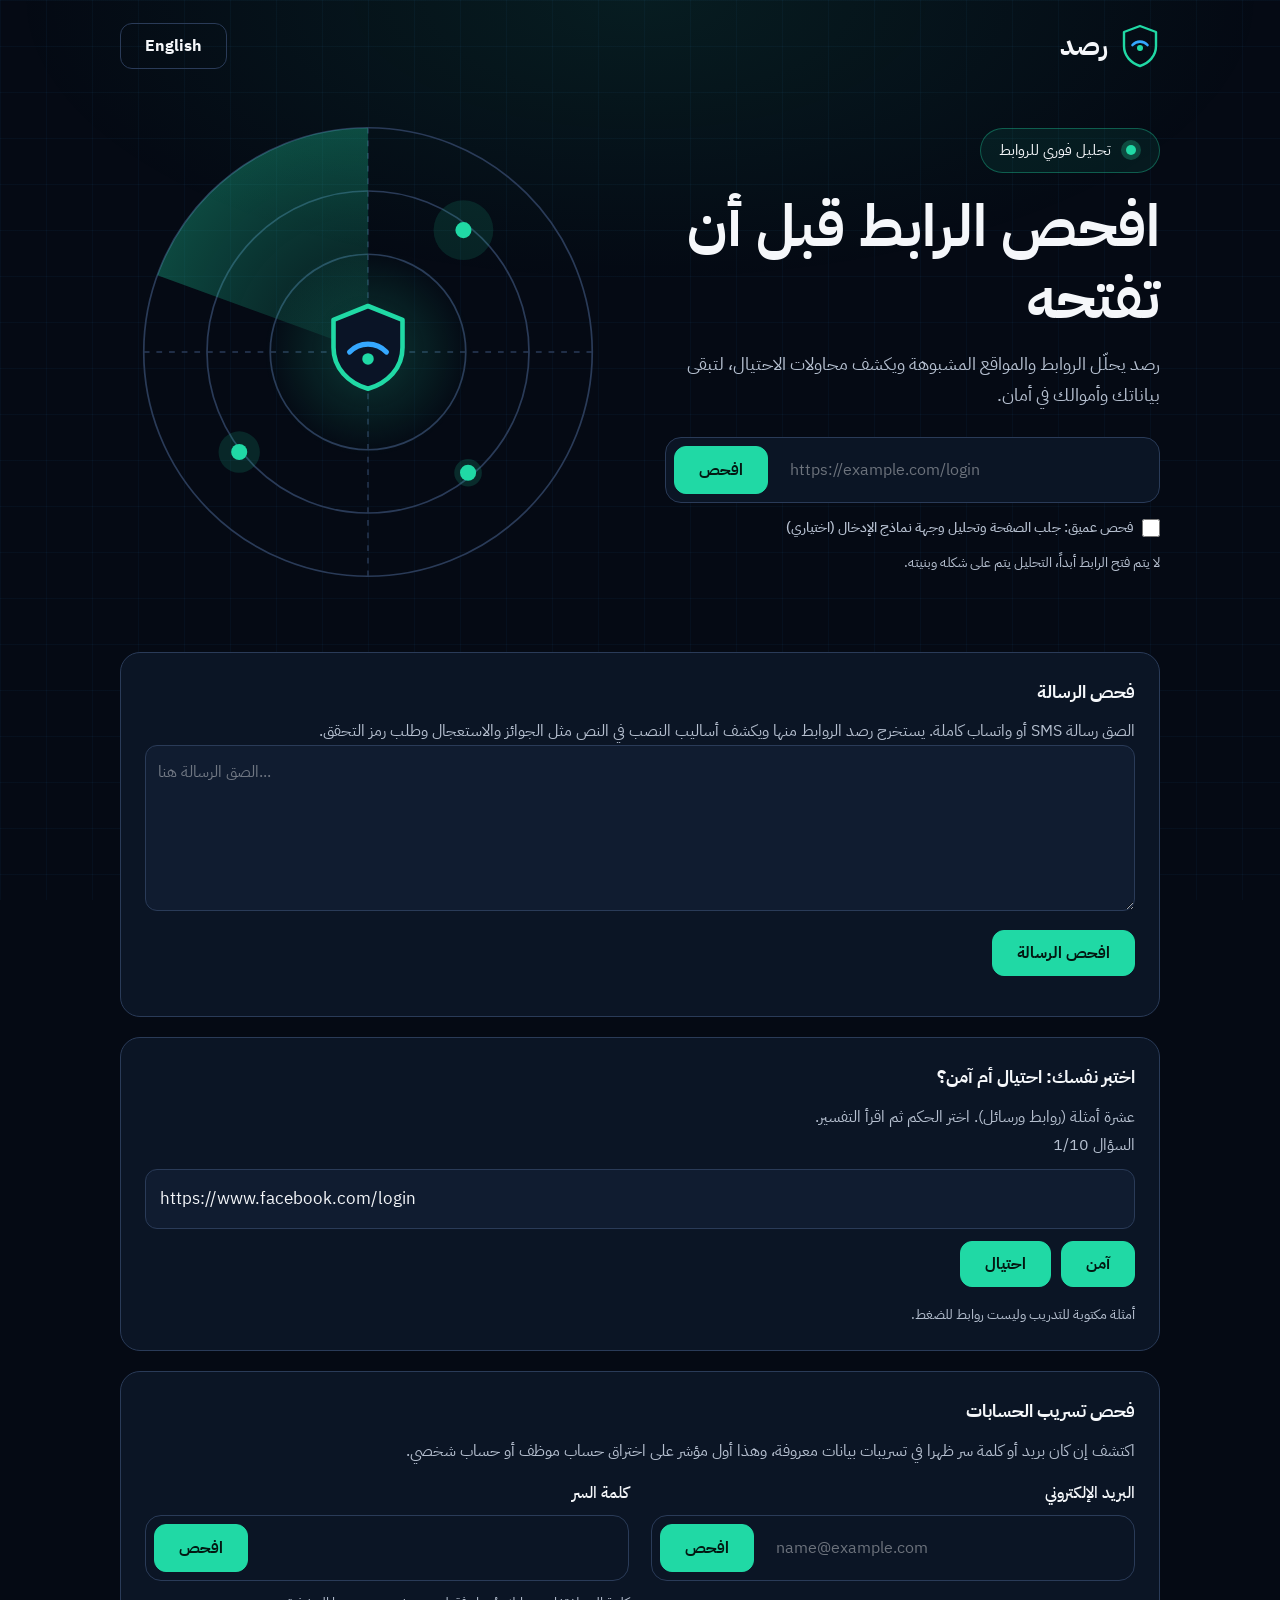
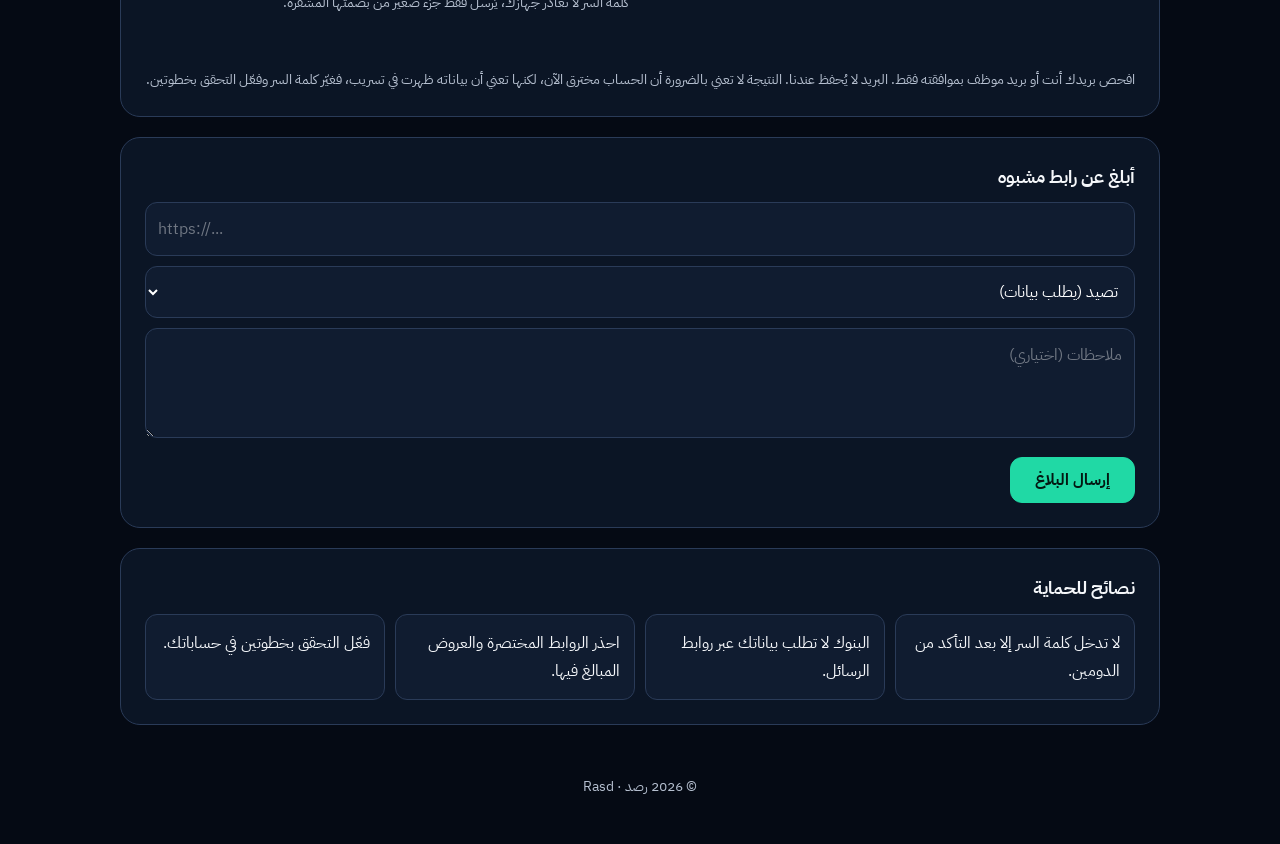
<file: index.html>
<!DOCTYPE html>
<html lang="ar" dir="rtl">
<head>
<meta charset="utf-8">
<meta name="viewport" content="width=device-width, initial-scale=1, viewport-fit=cover">
<title>رصد | Rasd</title>
<link rel="preconnect" href="https://fonts.googleapis.com">
<link rel="preconnect" href="https://fonts.gstatic.com" crossorigin>
<link href="https://fonts.googleapis.com/css2?family=IBM+Plex+Sans+Arabic:wght@400;500;700&display=swap" rel="stylesheet">
<link rel="stylesheet" href="style.css">
</head>
<body>
<div class="wrap">

<header>
  <div class="brand">
    <svg width="40" height="44" viewBox="0 0 40 44" fill="none"><path d="M20 2 36 8v14c0 10-7 17-16 20C11 39 4 32 4 22V8z" stroke="#20D9A5" stroke-width="2.4" stroke-linejoin="round"/><path d="M12.5 21a10 10 0 0 1 15 0" stroke="#35a8ff" stroke-width="2.6" stroke-linecap="round"/><circle cx="20" cy="24" r="3" fill="#20D9A5"/></svg>
    <span data-i="brand"></span>
  </div>
  <button class="lang" id="lang">English</button>
</header>

<section class="hero">
  <div class="radar-box">
    <svg class="radar" viewBox="0 0 400 400" fill="none">
      <defs>
        <radialGradient id="sw" cx="200" cy="200" r="195" gradientUnits="userSpaceOnUse"><stop offset="0" stop-color="#20D9A5" stop-opacity=".05"/><stop offset="1" stop-color="#20D9A5" stop-opacity=".3"/></radialGradient>
        <radialGradient id="cg"><stop offset="0" stop-color="#20D9A5" stop-opacity=".22"/><stop offset="1" stop-color="#20D9A5" stop-opacity="0"/></radialGradient>
      </defs>
      <circle cx="200" cy="200" r="195" stroke="#2A3B58" stroke-width="1.5"/>
      <circle cx="200" cy="200" r="140" stroke="#2A3B58" stroke-width="1.5"/>
      <circle cx="200" cy="200" r="85" stroke="#2A3B58" stroke-width="1.5"/>
      <path d="M200 5V395M5 200H395" stroke="#2A3B58" stroke-width="1.2" stroke-dasharray="5 6"/>
      <g class="sweep"><path d="M200 200 200 5A195 195 0 0 0 16.8 133.3Z" fill="url(#sw)"/></g>
      <circle cx="200" cy="200" r="90" fill="url(#cg)"/>
      <g class="dot d1"><circle cx="283" cy="94" r="26" fill="#20D9A5" opacity=".12"/><circle cx="283" cy="94" r="7" fill="#20D9A5"/></g>
      <g class="dot d2"><circle cx="88" cy="287" r="18" fill="#20D9A5" opacity=".14"/><circle cx="88" cy="287" r="7" fill="#20D9A5"/></g>
      <g class="dot d3"><circle cx="287" cy="305" r="12" fill="#20D9A5" opacity=".16"/><circle cx="287" cy="305" r="7" fill="#20D9A5"/></g>
      <g transform="translate(164 158)"><path d="M36 2 66 14v24c0 18-13 31-30 36C19 69 6 56 6 38V14z" fill="#0a1426" stroke="#20D9A5" stroke-width="4" stroke-linejoin="round"/><path d="M20 42a22 22 0 0 1 32 0" stroke="#35a8ff" stroke-width="4.5" stroke-linecap="round"/><circle cx="36" cy="48" r="5" fill="#20D9A5"/></g>
    </svg>
  </div>

  <div class="hero-text">
    <div class="badge"><i></i><span data-i="badge"></span></div>
    <h1 data-i="title"></h1>
    <p data-i="sub"></p>

    <div class="box">
      <input id="url" type="text" inputmode="url" autocomplete="off" spellcheck="false" placeholder="https://example.com/login">
      <button class="btn" id="go" data-i="check"></button>
    </div>
    <label class="chk"><input type="checkbox" id="deep"><span data-i="deepL"></span></label>
    <div class="hint" data-i="hint"></div>
  </div>
</section>

<section class="card hidden" id="res">
  <div class="top">
    <div class="gauge">
      <svg viewBox="0 0 120 120"><circle cx="60" cy="60" r="52" fill="none" stroke="#2A3B58" stroke-width="9"/><circle id="arc" cx="60" cy="60" r="52" fill="none" stroke="#20D9A5" stroke-width="9" stroke-linecap="round" stroke-dasharray="327" stroke-dashoffset="327" transform="rotate(-90 60 60)"/></svg>
      <b id="sc">0</b>
    </div>
    <div><div class="verdict" id="vd"></div><div class="mut" id="vs"></div></div>
  </div>
  <h3 data-i="why"></h3><ul class="rs" id="rs"></ul>
  <h3 data-i="details"></h3><div class="det" id="det"></div>
  <p class="mut small" data-i="note"></p>
</section>

<section class="card reveal msgbox" id="msg">
  <h3 data-i="msgT"></h3>
  <p class="mut" data-i="msgSub"></p>
  <textarea id="msgIn" dir="auto" rows="5"></textarea>
  <button class="btn" id="msgGo" data-i="msgBtn"></button>
  <div class="res3" id="msgRes"></div>
</section>

<section class="card reveal" id="quiz">
  <h3 data-i="quizT"></h3>
  <p class="mut" data-i="quizSub"></p>
  <div id="quizBox"></div>
</section>

<section class="card reveal" id="leak">
  <h3 data-i="leakT"></h3>
  <p class="mut" data-i="leakSub"></p>
  <div class="two">
    <div>
      <label for="em" data-i="emL"></label>
      <div class="box mini"><input id="em" type="email" dir="ltr" autocomplete="off" placeholder="name@example.com"><button class="btn" id="emGo" data-i="check"></button></div>
      <div class="res2" id="emRes"></div>
    </div>
    <div>
      <label for="pw" data-i="pwL"></label>
      <div class="box mini"><input id="pw" type="password" dir="ltr" autocomplete="off"><button class="btn" id="pwGo" data-i="check"></button></div>
      <div class="hint" data-i="pwHint"></div>
      <div class="res2" id="pwRes"></div>
    </div>
  </div>
  <p class="mut small" data-i="leakNote"></p>
</section>

<section class="card reveal">
  <h3 data-i="repT"></h3>
  <div class="f">
    <input id="rl" type="text" placeholder="https://..." autocomplete="off">
    <select id="rt"></select>
    <textarea id="rn" rows="3"></textarea>
    <button class="btn" id="rb" data-i="send"></button>
    <div class="okmsg hidden" id="rok"></div>
  </div>
</section>

<section class="card reveal">
  <h3 data-i="tipT"></h3>
  <div class="tips" id="tips"></div>
</section>

<footer>© 2026 رصد · Rasd</footer>
</div>
<script src="config.js"></script>
<script src="script.js"></script>
</body>
</html>
</file>
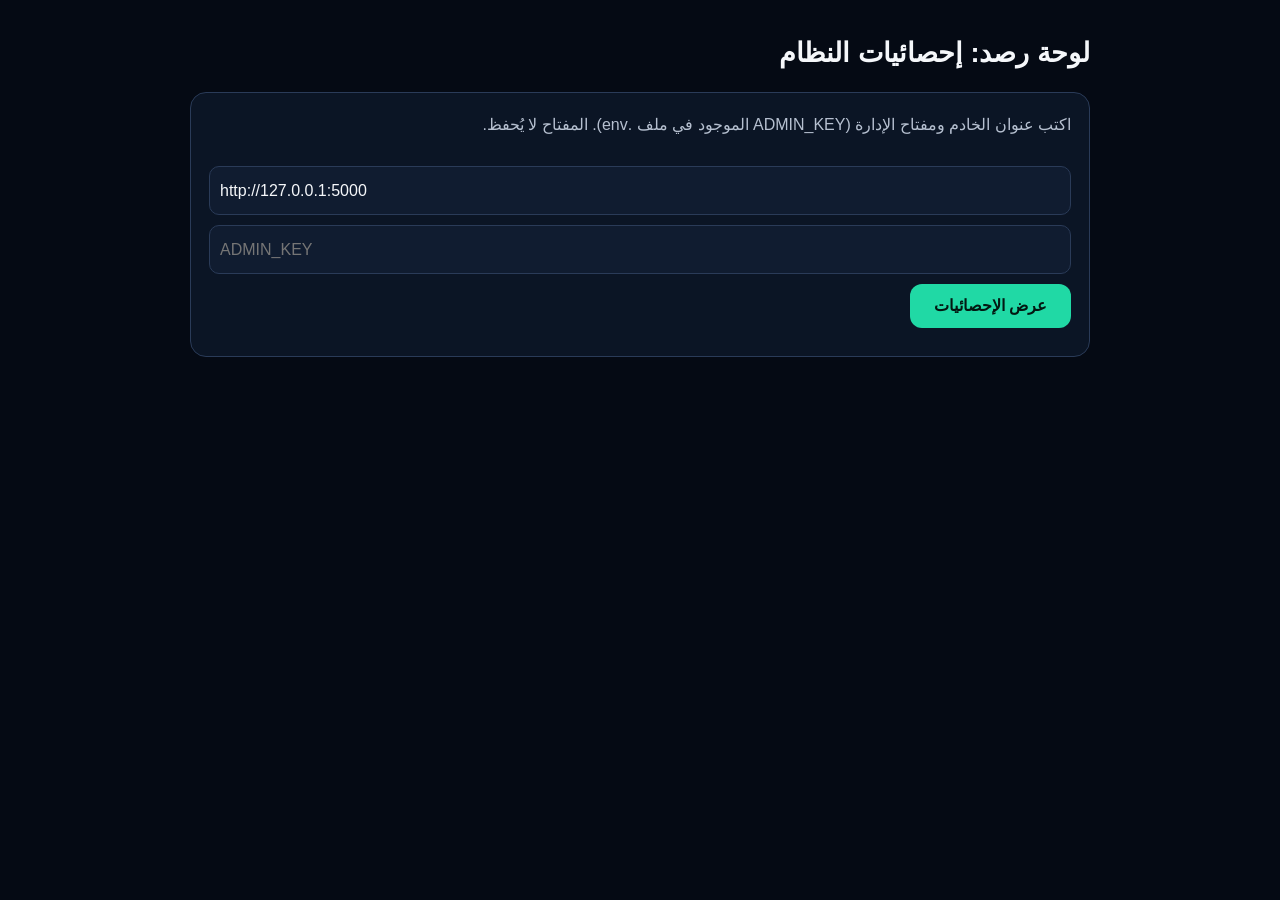
<file: admin.html>
<!DOCTYPE html>
<html lang="ar" dir="rtl">
<head>
<meta charset="utf-8">
<meta name="viewport" content="width=device-width, initial-scale=1">
<title>لوحة رصد</title>
<style>
:root{--bg:#050A14;--card:#0B1525;--card2:#101C30;--line:#2A3B58;--tx:#F5F7FA;--mut:#B6C0D0;--ac:#20D9A5;--bad:#ff5470;--warn:#ffb547}
*{box-sizing:border-box;margin:0}
body{background:var(--bg);color:var(--tx);font-family:"IBM Plex Sans Arabic","Segoe UI",Tahoma,Arial,sans-serif;line-height:1.7;padding:20px}
.wrap{max-width:900px;margin:0 auto}
h1{font-size:1.7rem;margin:10px 0 16px}h3{margin:20px 0 10px;font-size:1.05rem}
.card{background:var(--card);border:1px solid var(--line);border-radius:16px;padding:18px;margin-bottom:16px}
input{background:var(--card2);border:1px solid var(--line);color:var(--tx);border-radius:10px;padding:10px;font:inherit;direction:ltr;width:100%;margin-bottom:10px}
button{background:var(--ac);color:#031812;border:0;border-radius:12px;min-height:44px;padding:0 24px;font:inherit;font-weight:700;cursor:pointer}
button:hover{background:#18B88B}
.grid{display:grid;grid-template-columns:repeat(auto-fit,minmax(170px,1fr));gap:10px}
.num{background:var(--card2);border:1px solid var(--line);border-radius:12px;padding:12px}
.num b{display:block;font-size:1.6rem}.num span{color:var(--mut);font-size:.85rem}
.bar{display:flex;align-items:center;gap:10px;margin:6px 0}
.bar i{display:block;height:14px;border-radius:7px;background:var(--ac);min-width:3px}
.bar .l{min-width:120px;overflow-wrap:anywhere}.bar .v{color:var(--mut)}
table{width:100%;border-collapse:collapse}td,th{border-bottom:1px solid var(--line);padding:8px;text-align:start;overflow-wrap:anywhere}th{color:var(--mut);font-weight:500}
.mut{color:var(--mut)}.err{color:var(--bad)}
</style>
</head>
<body>
<div class="wrap">
  <h1>لوحة رصد: إحصائيات النظام</h1>
  <div class="card">
    <p class="mut">اكتب عنوان الخادم ومفتاح الإدارة (ADMIN_KEY الموجود في ملف .env). المفتاح لا يُحفظ.</p><br>
    <input id="api" value="http://127.0.0.1:5000" aria-label="API">
    <input id="key" type="password" placeholder="ADMIN_KEY" aria-label="key">
    <button id="go">عرض الإحصائيات</button>
    <p id="msg" class="mut" style="margin-top:10px"></p>
  </div>
  <div id="out" hidden></div>
</div>
<script>
const $ = id => document.getElementById(id);
const esc = s => String(s).replace(/[&<>"]/g, c => ({ "&": "&amp;", "<": "&lt;", ">": "&gt;", '"': "&quot;" }[c]));
const VERDICT = { dangerous: "خطير", suspicious: "مشبوه", safe: "آمن" };
const SOURCE = { web: "الموقع", bot: "بوت تيليجرام", extension: "الإضافة", api: "API", message: "الرسائل" };

function bars(rows) {
  const max = Math.max(1, ...rows.map(r => r[1]));
  return rows.length ? rows.map(([l, v]) => `<div class="bar"><span class="l">${esc(l)}</span><i style="width:${Math.max(3, 60 * v / max)}%"></i><span class="v">${v}</span></div>`).join("") : '<p class="mut">لا توجد بيانات بعد.</p>';
}
const num = (v, l) => `<div class="num"><b>${esc(v)}</b><span>${esc(l)}</span></div>`;

$("go").onclick = async () => {
  $("msg").className = "mut"; $("msg").textContent = "جارٍ التحميل...";
  try {
    const r = await fetch($("api").value.replace(/\/$/, "") + "/api/admin/stats", { headers: { "X-Admin-Key": $("key").value } });
    if (r.status === 403) throw new Error("المفتاح غير صحيح.");
    if (r.status === 404) throw new Error("اللوحة معطّلة: أضف ADMIN_KEY إلى ملف .env وأعد تشغيل الخادم.");
    if (!r.ok) throw new Error("خطأ من الخادم (" + r.status + ").");
    const d = await r.json();
    const st = d.model && d.model.metrics && d.model.metrics["Stacking (RF+XGB -> LogReg)"];
    $("out").innerHTML =
      `<div class="grid">${num(d.scans_total, "عدد الفحوص")}${num(d.reports_total, "عدد البلاغات")}${num(d.db_links, "روابط في القاعدة")}${st ? num((st.accuracy[0] * 100).toFixed(1) + "%", "دقة النموذج (تحقق متقاطع)") : ""}</div>` +
      `<div class="card"><h3>الفحوص حسب الحكم</h3>${bars(Object.entries(d.by_verdict).map(([k, v]) => [VERDICT[k] || k, v]))}</div>` +
      `<div class="card"><h3>الفحوص حسب المصدر</h3>${bars(Object.entries(d.by_source).map(([k, v]) => [SOURCE[k] || k, v]))}</div>` +
      `<div class="card"><h3>الفحوص خلال آخر الأيام</h3>${bars(d.per_day.map(x => [x.day, x.n]))}</div>` +
      `<div class="card"><h3>أكثر الدومينات المشبوهة فحصاً</h3>${bars(d.top_flagged.map(x => [x.host, x.n]))}</div>` +
      `<div class="card"><h3>البلاغات حسب النوع</h3>${bars(Object.entries(d.reports_by_type))}</div>` +
      `<div class="card"><h3>آخر البلاغات</h3><table><tr><th>الدومين</th><th>النوع</th><th>التاريخ</th></tr>${d.latest_reports.map(x => `<tr><td dir="ltr">${esc(x.host)}</td><td>${esc(x.type)}</td><td>${esc(x.created)}</td></tr>`).join("") || '<tr><td colspan="3" class="mut">لا توجد بلاغات.</td></tr>'}</table></div>` +
      `<p class="mut">الإحصائيات تخزّن الدومين والحكم والدرجة فقط، بدون الرابط الكامل وبدون عنوان IP.</p>`;
    $("out").hidden = false; $("msg").textContent = "";
  } catch (e) {
    $("msg").className = "err"; $("msg").textContent = e.message.includes("Failed to fetch") ? "تعذر الاتصال بالخادم. هل يعمل python app.py؟" : e.message;
  }
};
</script>
</body>
</html>
</file>
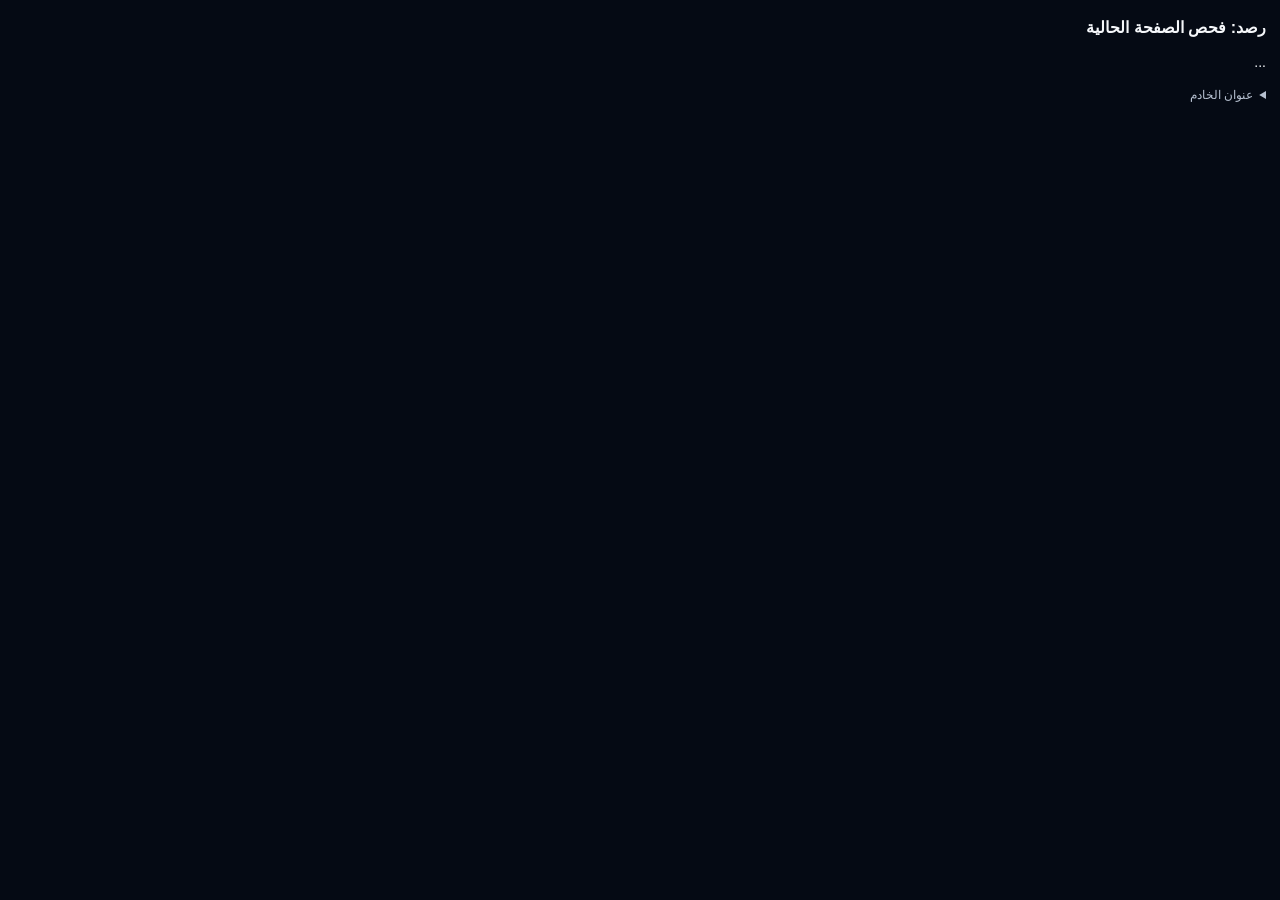
<file: extension/popup.html>
<!DOCTYPE html>
<html lang="ar" dir="rtl">
<head>
<meta charset="utf-8">
<style>
  body{width:340px;margin:0;padding:14px;background:#050A14;color:#F5F7FA;font:14px/1.7 "Segoe UI",Tahoma,Arial,sans-serif}
  h1{font-size:16px;margin:0 0 8px}
  #url{direction:ltr;color:#B6C0D0;font-size:12px;overflow-wrap:anywhere;margin-bottom:10px}
  .v{font-size:20px;font-weight:700}.safe{color:#20D9A5}.mid{color:#ffb547}.bad{color:#ff5470}
  ul{list-style:none;padding:0;margin:10px 0}
  li{background:#101C30;border-inline-start:3px solid #B6C0D0;border-radius:8px;padding:6px 10px;margin-bottom:6px}
  li.h{border-color:#ff5470}li.m{border-color:#ffb547}li.g{border-color:#20D9A5}
  .mut{color:#B6C0D0;font-size:12px}
  input{width:100%;box-sizing:border-box;background:#101C30;border:1px solid #2A3B58;color:#F5F7FA;border-radius:8px;padding:6px;direction:ltr;margin-top:6px}
</style>
</head>
<body>
  <h1>رصد: فحص الصفحة الحالية</h1>
  <div id="url"></div>
  <div id="res">...</div>
  <details style="margin-top:10px"><summary class="mut">عنوان الخادم</summary><input id="api" placeholder="http://127.0.0.1:5000"></details>
  <script src="popup.js"></script>
</body>
</html>
</file>
<file: style.css>
:root{
  --bg:#050A14;--card:#0B1525;--card2:#101C30;--line:#2A3B58;
  --tx:#F5F7FA;--mut:#B6C0D0;
  --ac:#20D9A5;--ac-h:#18B88B;--ac2:#35a8ff;--ok:#20D9A5;--warn:#ffb547;--bad:#ff5470;
}
*{box-sizing:border-box;margin:0}
html{scroll-behavior:smooth}
body{
  background:var(--bg);color:var(--tx);
  font-family:"IBM Plex Sans Arabic","Segoe UI",Tahoma,Arial,sans-serif;line-height:1.75;
  overflow-x:hidden;min-height:100vh;
  padding:env(safe-area-inset-top,0) 0 env(safe-area-inset-bottom,0);
}
body::before{
  content:"";position:fixed;inset:0;z-index:-1;pointer-events:none;
  background:
    radial-gradient(ellipse 70% 45% at 50% 0%,rgba(32,217,165,.09),transparent 70%),
    linear-gradient(rgba(53,168,255,.045) 1px,transparent 1px),
    linear-gradient(90deg,rgba(53,168,255,.045) 1px,transparent 1px);
  background-size:auto,46px 46px,46px 46px;
}
.wrap{max-width:1080px;margin:0 auto;padding:0 20px}

header{display:flex;align-items:center;justify-content:space-between;padding:22px 0}
.brand{display:flex;align-items:center;gap:12px;font-size:1.7rem;font-weight:700}
.lang{
  background:#0a1426;border:1px solid var(--line);color:var(--tx);
  padding:10px 22px;border-radius:14px;font:inherit;font-weight:500;cursor:pointer;
  transition:border-color .25s,transform .2s;
}
.lang:hover{border-color:var(--ac);transform:translateY(-1px)}

/* hero */
.hero{display:grid;gap:30px;padding:10px 0 30px;align-items:center}
.radar-box{width:min(88vw,430px);margin:0 auto}
.radar{width:100%;height:auto;display:block}
.sweep{transform-origin:200px 200px;animation:spin 5s linear infinite}
.dot circle:first-child{animation:pulse 2.6s ease-in-out infinite;transform-box:fill-box;transform-origin:center}
.d2 circle:first-child{animation-delay:.8s}.d3 circle:first-child{animation-delay:1.6s}

.badge{
  display:inline-flex;align-items:center;gap:10px;padding:8px 18px;border-radius:99px;
  background:rgba(32,217,165,.08);border:1px solid rgba(32,217,165,.35);
  font-size:.95rem;margin-bottom:18px;
}
.badge i{width:20px;height:20px;border-radius:50%;background:rgba(45,226,166,.25);position:relative}
.badge i::after{content:"";position:absolute;inset:5px;border-radius:50%;background:var(--ac)}
h1{font-size:clamp(2.2rem,7vw,3.6rem);line-height:1.25;font-weight:700;margin-bottom:14px;color:#fff}
.hero-text p{color:var(--mut);font-size:1.12rem;max-width:560px}

.box{
  display:flex;gap:10px;margin-top:26px;background:var(--card);
  border:1px solid var(--line);border-radius:16px;padding:8px;transition:border-color .3s,box-shadow .3s;
}
.box:focus-within{border-color:var(--ac);box-shadow:0 0 0 4px rgba(45,226,166,.14)}
.box input{flex:1;min-width:0;background:transparent;border:0;outline:0;color:#fff;font:inherit;padding:10px 12px;direction:ltr;text-align:start}
.box input::placeholder,.f input::placeholder,textarea::placeholder{color:rgba(255,255,255,.4)}
.btn{
  background:var(--ac);color:#04120d;border:0;border-radius:11px;padding:10px 26px;
  font:inherit;font-weight:700;cursor:pointer;transition:transform .2s,box-shadow .2s;
}
.btn:hover{transform:translateY(-2px);box-shadow:0 8px 24px rgba(45,226,166,.3)}
.hint{margin-top:10px;color:var(--mut);font-size:.88rem}

/* cards */
.card{background:var(--card);border:1px solid var(--line);border-radius:20px;padding:24px;margin:20px 0}
h3{font-size:1.1rem;margin:22px 0 10px;font-weight:700}
.card>h3:first-child,.card>.f:first-child{margin-top:0}
.top{display:flex;align-items:center;gap:22px;flex-wrap:wrap}
.gauge{position:relative;width:130px;height:130px;flex:none}
.gauge svg{width:100%;height:100%}
#arc{transition:stroke-dashoffset 1s ease,stroke .4s}
.gauge b{position:absolute;inset:0;display:grid;place-items:center;font-size:1.9rem}
.verdict{font-size:1.6rem;font-weight:700}
.safe{color:var(--ok)}.mid{color:var(--warn)}.bad{color:var(--bad)}
.mut{color:var(--mut)}.small{font-size:.85rem;margin-top:16px}
.rs{list-style:none;padding:0}
.rs li{padding:10px 14px;border-radius:10px;background:var(--card2);margin-bottom:8px;border-inline-start:3px solid var(--mut);animation:up .45s both}
.rs li.h{border-color:var(--bad)}.rs li.m{border-color:var(--warn)}.rs li.g{border-color:var(--ok)}
.det{display:grid;grid-template-columns:repeat(auto-fit,minmax(200px,1fr));gap:8px}
.det div{background:var(--card2);padding:10px 14px;border-radius:10px;overflow-wrap:anywhere}
.det span{display:block;color:var(--mut);font-size:.8rem}
.det code{display:block;direction:ltr;text-align:start;font-family:inherit}
.f input,select,textarea{
  width:100%;background:var(--card2);border:1px solid var(--line);color:#fff;
  border-radius:12px;padding:12px;font:inherit;margin-bottom:10px;outline:0;transition:border-color .25s;
}
.f input{direction:ltr;text-align:start}
.f input:focus,select:focus,textarea:focus{border-color:var(--ac)}
.okmsg{margin-top:12px;color:var(--ok)}
.tips{display:grid;grid-template-columns:repeat(auto-fit,minmax(230px,1fr));gap:10px}
.tips div{background:var(--card2);padding:14px;border-radius:12px;border:1px solid var(--line)}
footer{text-align:center;color:var(--mut);padding:30px 0 44px;font-size:.88rem}
.hidden{display:none}

/* motion */
.reveal{opacity:0;transform:translateY(18px);transition:opacity .7s,transform .7s}
.reveal.in{opacity:1;transform:none}
.hero-text>*{animation:up .7s both}
.hero-text>*:nth-child(2){animation-delay:.1s}.hero-text>*:nth-child(3){animation-delay:.2s}
.hero-text>*:nth-child(4){animation-delay:.3s}.hero-text>*:nth-child(5){animation-delay:.4s}
@keyframes spin{to{transform:rotate(360deg)}}
@keyframes pulse{0%,100%{transform:scale(1);opacity:1}50%{transform:scale(1.35);opacity:.5}}
@keyframes up{from{opacity:0;transform:translateY(16px)}to{opacity:1;transform:none}}
@media (prefers-reduced-motion:reduce){*{animation:none!important;transition:none!important}.reveal{opacity:1;transform:none}}

/* desktop: text beside radar */
@media (min-width:900px){
  .hero{grid-template-columns:1fr 1fr;gap:50px;padding:30px 0 50px}
  .radar-box{order:2;width:100%;max-width:460px}
}

/* leak check */
.two{display:grid;gap:22px;margin:14px 0}
@media (min-width:760px){.two{grid-template-columns:1fr 1fr}}
label{display:block;font-weight:500;margin-bottom:8px}
.box.mini{margin-top:0}
.res2{margin-top:12px;min-height:1.5em;overflow-wrap:anywhere}
.res2.bad{color:var(--bad)}.res2.safe{color:var(--ok)}.res2.mid{color:var(--warn)}
.chips{display:flex;flex-wrap:wrap;gap:6px;margin:10px 0}
.chips span{background:var(--card2);border:1px solid var(--line);color:#fff;border-radius:99px;padding:3px 12px;font-size:.85rem;direction:ltr}

/* message check */
.msgbox textarea{min-height:130px;resize:vertical}
.res3{margin-top:16px}
.res3 .rs li{flex-wrap:wrap;align-items:center}
.res3 .pts{margin-inline-start:auto;font-weight:700}

/* palette refinements: clearer borders, softer glow, unified buttons */
.btn,.lang{min-height:46px;border-radius:12px;padding:0 24px;font:inherit;font-weight:700;font-size:1rem;display:inline-flex;align-items:center;justify-content:center;cursor:pointer}
.btn{background:var(--ac);color:#031812;border:1px solid var(--ac);transition:background .2s,border-color .2s,transform .2s}
.btn:hover{background:var(--ac-h);border-color:var(--ac-h);transform:translateY(-1px);box-shadow:none}
.lang{background:transparent;border:1px solid var(--line);color:var(--tx)}
.lang:hover{border-color:var(--ac);box-shadow:none}
.box:focus-within{box-shadow:0 0 0 3px rgba(32,217,165,.10)}
h1,h3{color:var(--tx)}
.chk{display:flex;align-items:center;gap:8px;margin-top:12px;color:var(--mut);font-size:.9rem;cursor:pointer}
.chk input{accent-color:var(--ac);width:18px;height:18px}

/* quiz */
.qitem{background:var(--card2);border:1px solid var(--line);border-radius:12px;padding:14px;margin:10px 0;overflow-wrap:anywhere;font-size:1.05rem}
.qbtns{display:flex;gap:10px;margin-top:12px;flex-wrap:wrap}
.qfb{background:var(--card2);border:1px solid var(--line);border-radius:12px;padding:12px 14px;margin-top:10px;border-inline-start:3px solid var(--mut)}
.qfb.safe{border-inline-start-color:var(--ok)}.qfb.bad{border-inline-start-color:var(--bad)}
</file>
